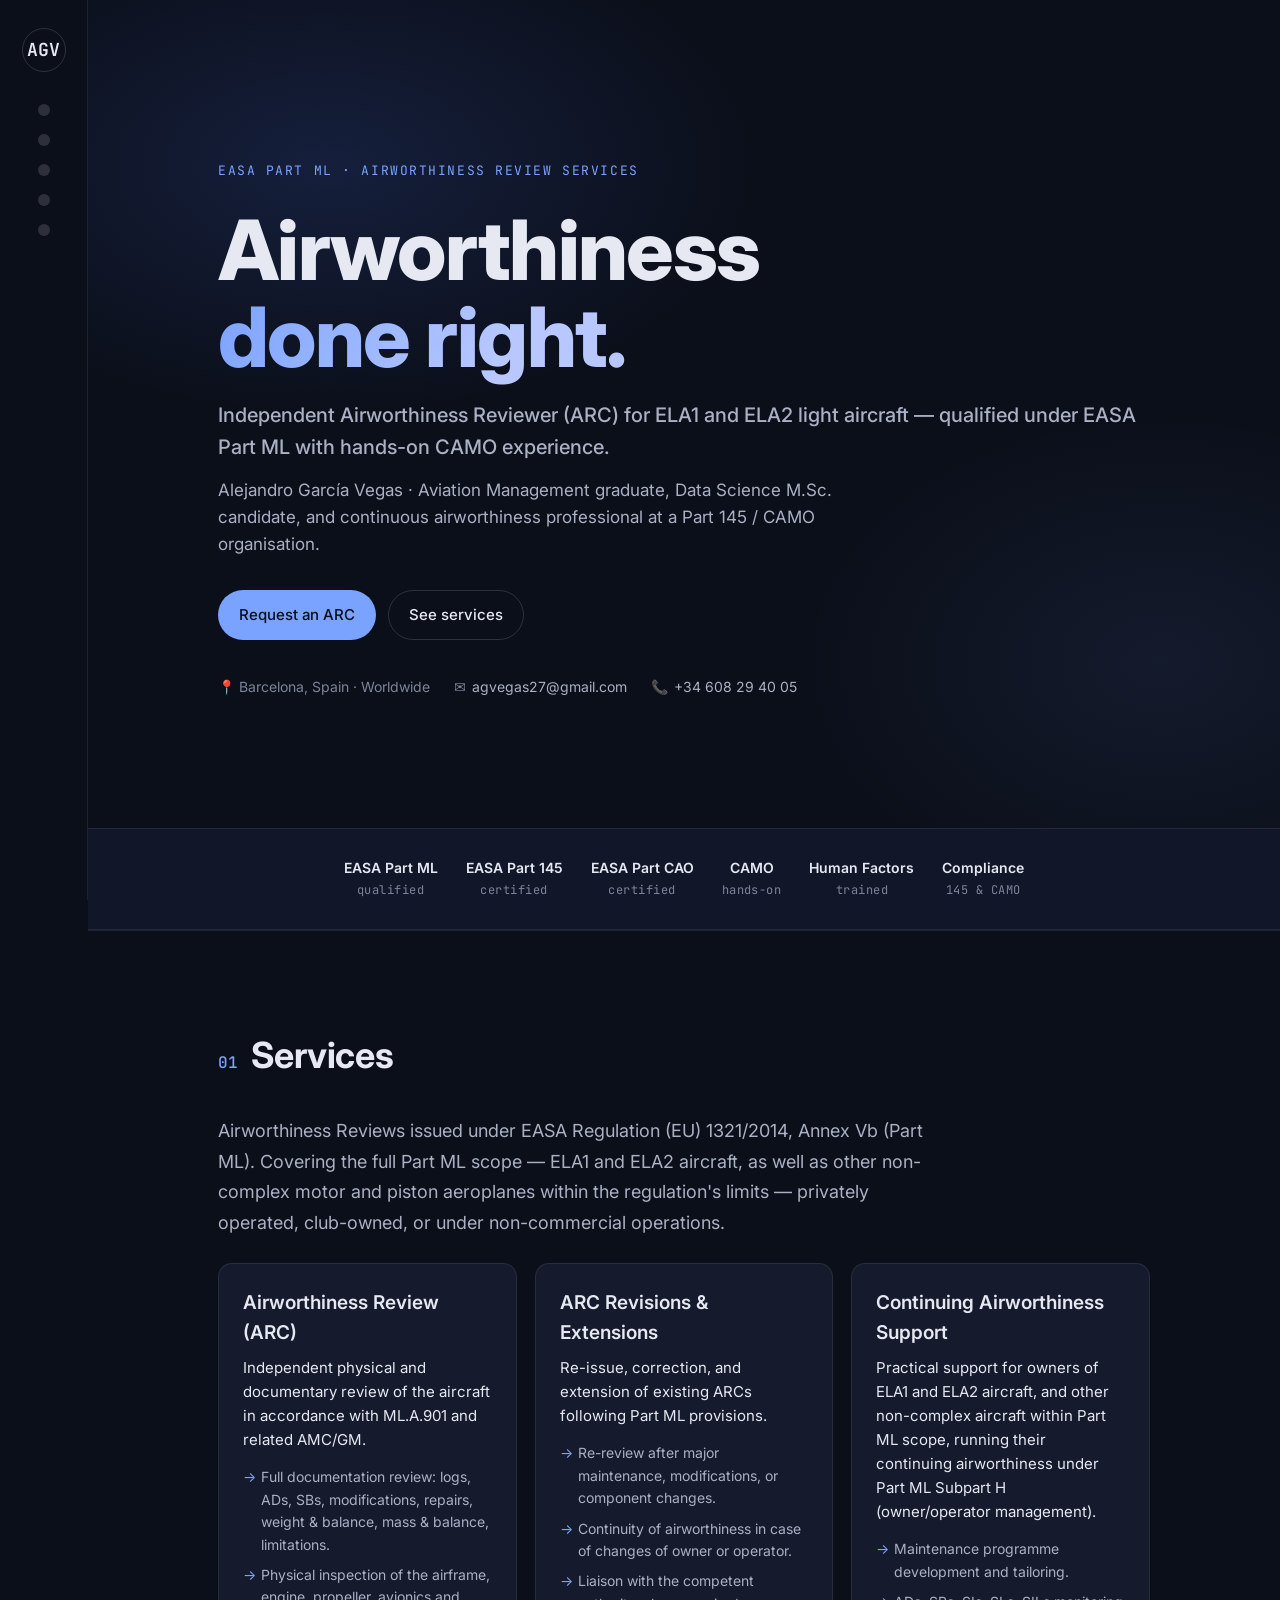
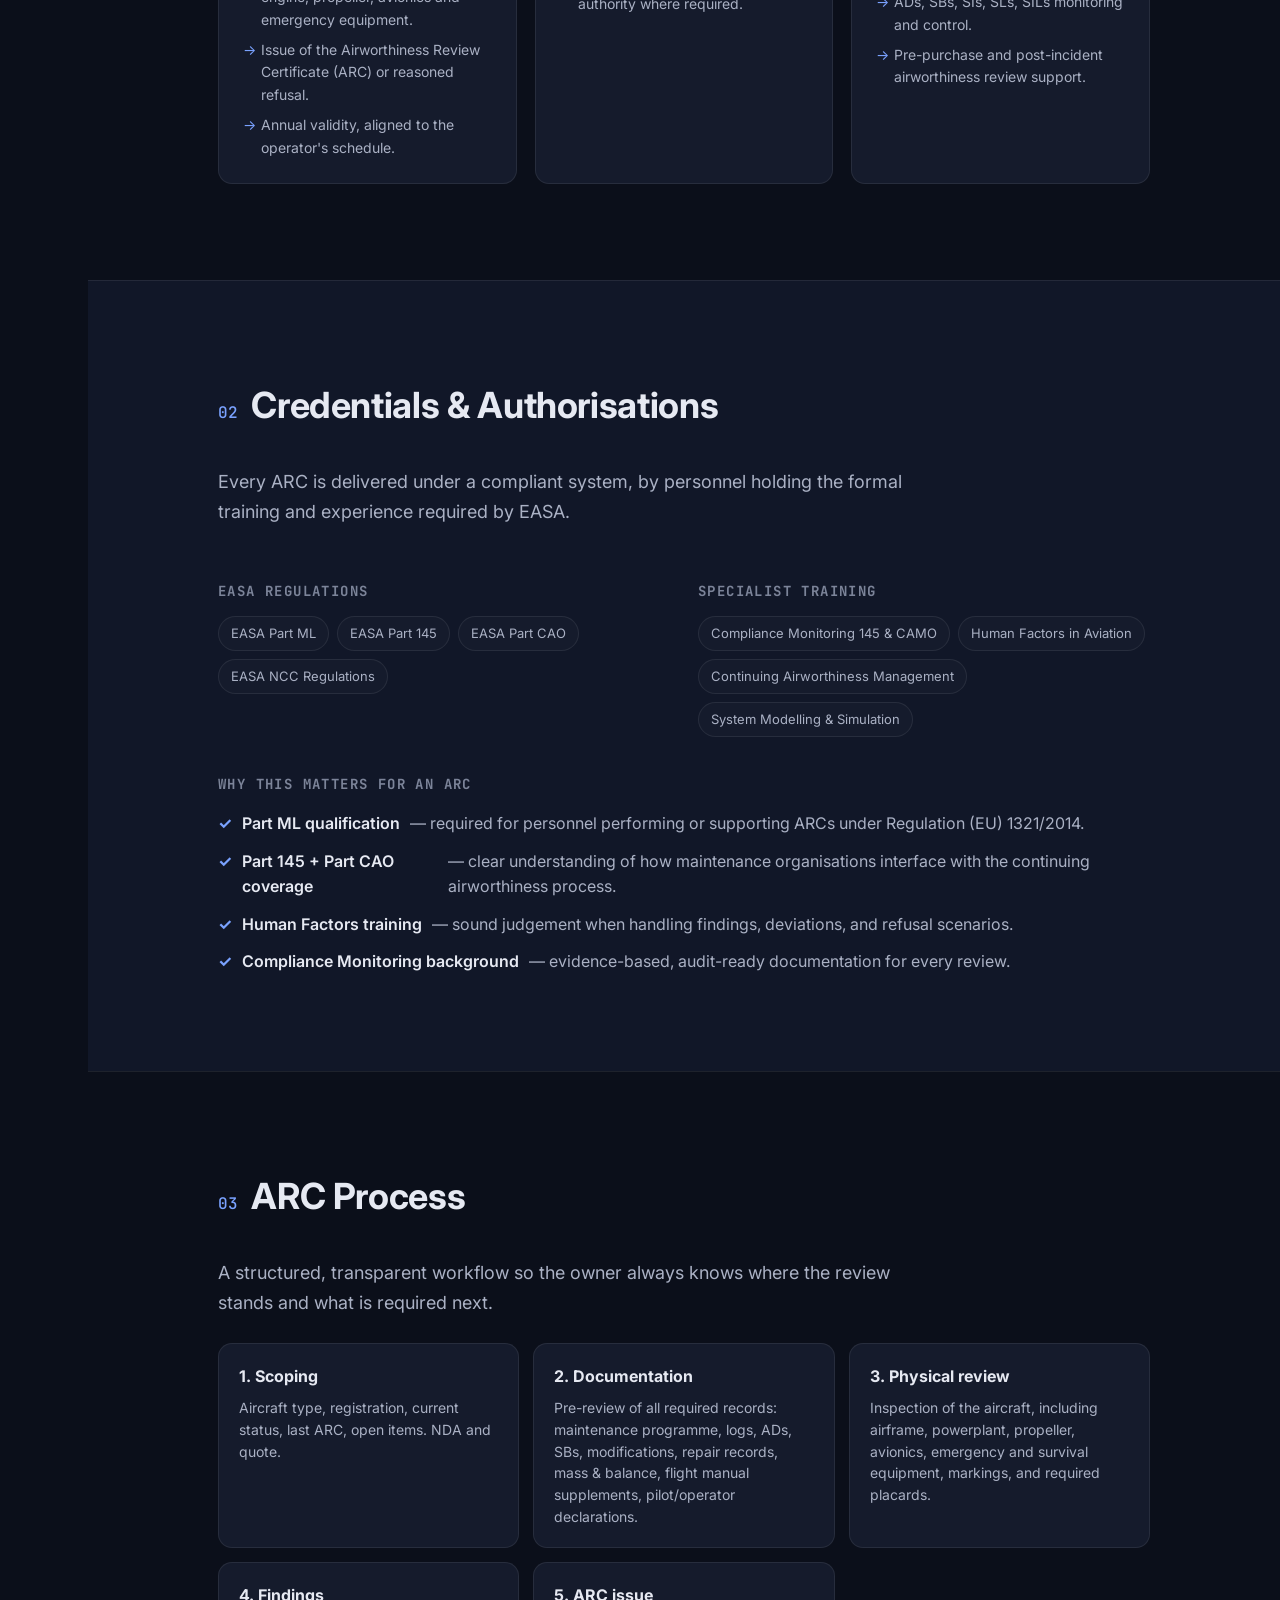
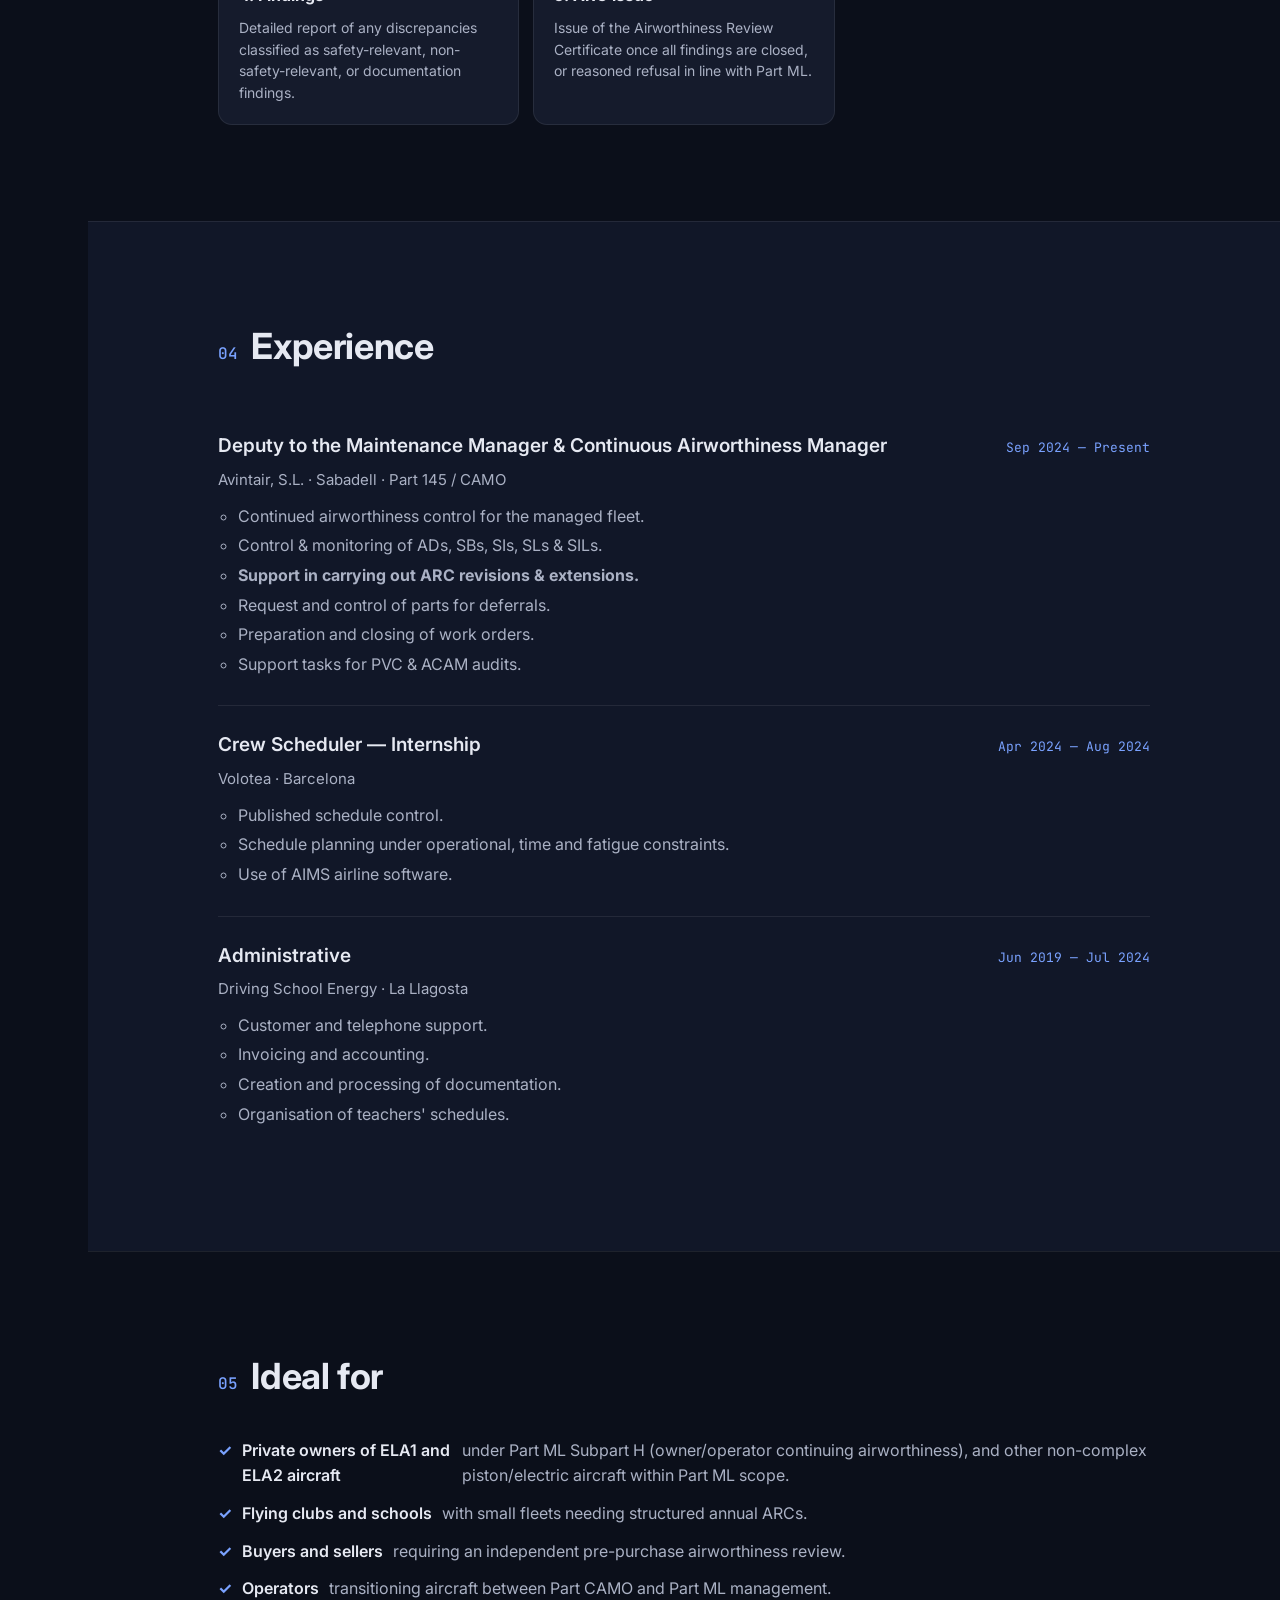
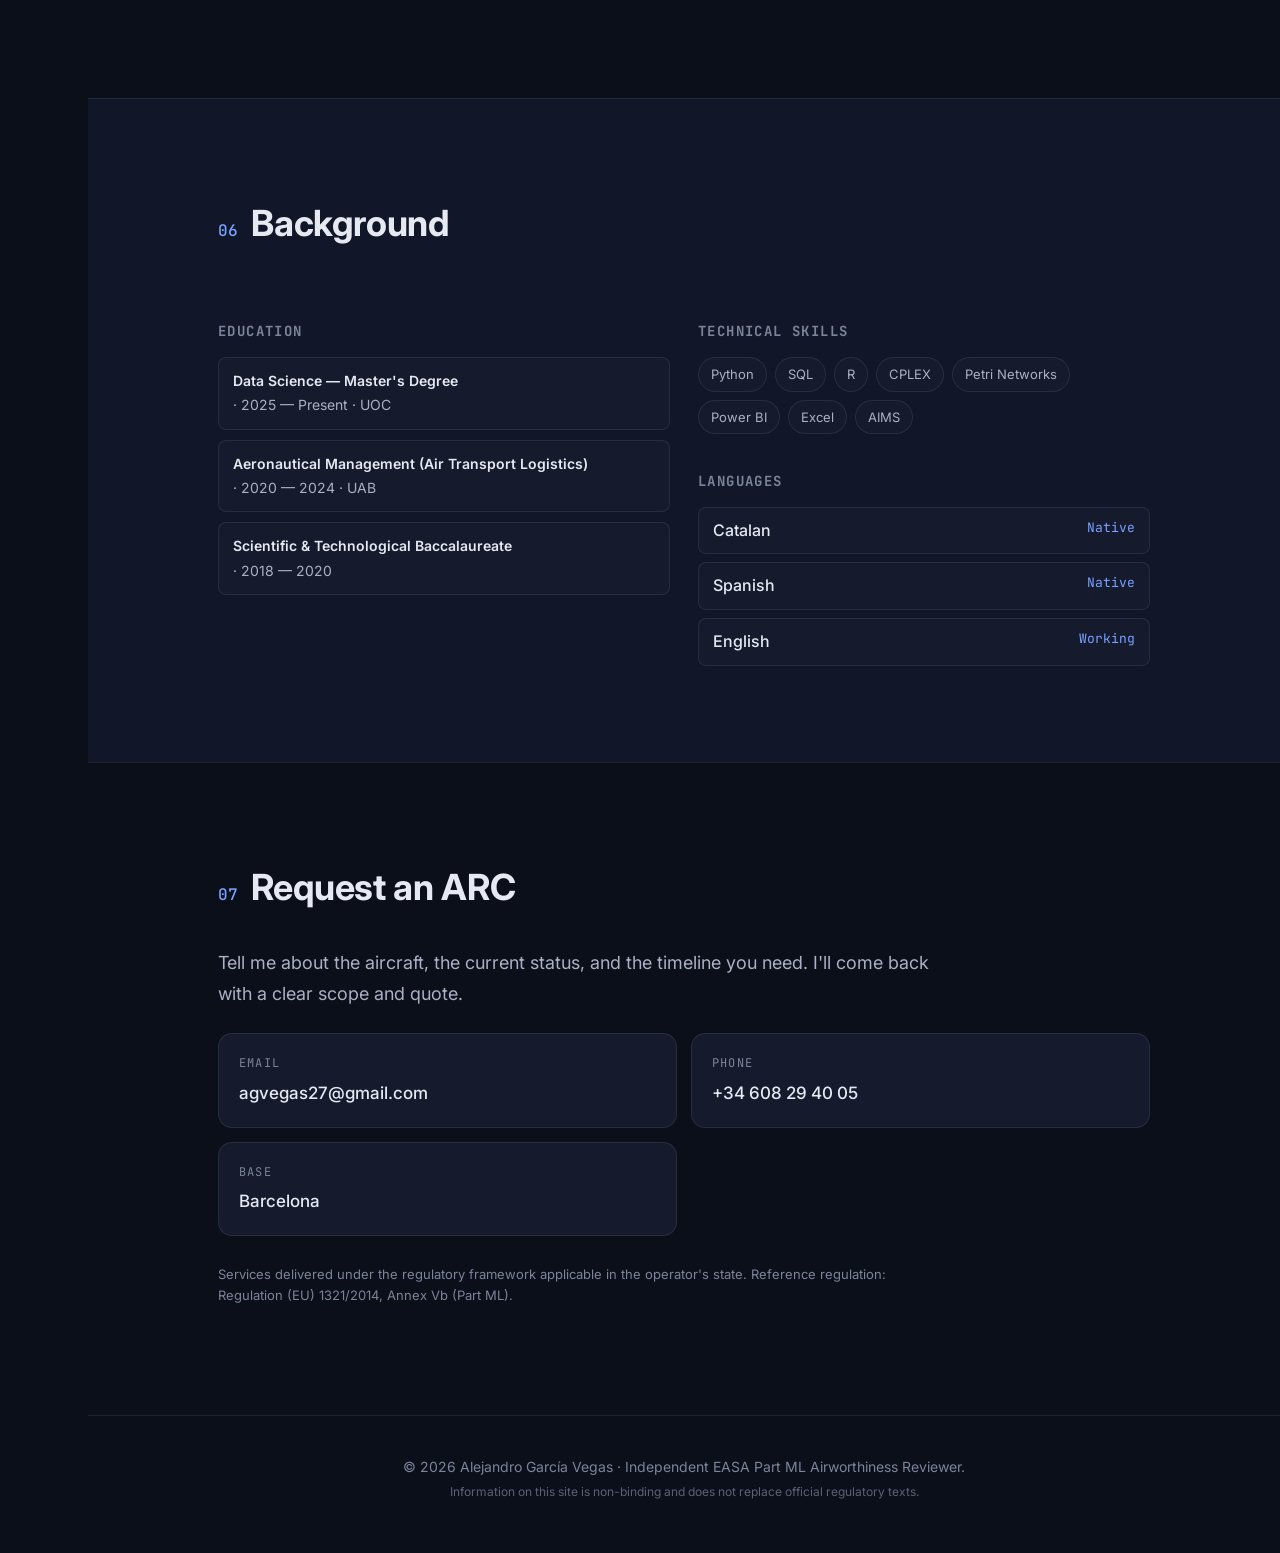
<file: index.html>
<!DOCTYPE html>
<html lang="en">
<head>
  <meta charset="UTF-8" />
  <meta name="viewport" content="width=device-width, initial-scale=1.0" />
  <title>Alejandro García Vegas — EASA Part ML Airworthiness Review Services</title>
  <meta name="description" content="Independent EASA Part ML airworthiness review (ARC) services for ELA1 and ELA2 light aircraft, and other non-complex aircraft within Part ML scope. CAMO experience, qualified personnel." />
  <meta name="keywords" content="EASA Part ML, Airworthiness Review, ARC, ELA1, ELA2, light aircraft, non-complex, CAMO, continuing airworthiness" />
  <link rel="preconnect" href="https://fonts.googleapis.com" />
  <link rel="preconnect" href="https://fonts.gstatic.com" crossorigin />
  <link href="https://fonts.googleapis.com/css2?family=Inter:wght@300;400;500;600;700;800&family=JetBrains+Mono:wght@400;500&display=swap" rel="stylesheet" />
  <link rel="stylesheet" href="style.css" />
</head>
<body>
  <!-- Side nav (desktop) -->
  <nav class="side-nav" aria-label="Section navigation">
    <a href="#top" class="side-nav__brand">AGV</a>
    <ul>
      <li><a href="#services" data-label="Services"></a></li>
      <li><a href="#credentials" data-label="Credentials"></a></li>
      <li><a href="#process" data-label="Process"></a></li>
      <li><a href="#experience" data-label="Experience"></a></li>
      <li><a href="#contact" data-label="Contact"></a></li>
    </ul>
  </nav>

  <main id="top">
    <!-- Hero -->
    <header class="hero">
      <div class="container">
        <p class="hero__eyebrow">EASA Part ML · Airworthiness Review Services</p>
        <h1 class="hero__title">
          Airworthiness<br />
          <span class="hero__title-accent">done right.</span>
        </h1>
        <p class="hero__subtitle">
          Independent Airworthiness Reviewer (ARC) for ELA1 and ELA2 light aircraft
          — qualified under EASA Part ML with hands-on CAMO experience.
        </p>
        <p class="hero__tagline">
          Alejandro García Vegas · Aviation Management graduate, Data Science
          M.Sc. candidate, and continuous airworthiness professional at a
          Part 145 / CAMO organisation.
        </p>
        <div class="hero__actions">
          <a class="btn btn--primary" href="#contact">Request an ARC</a>
          <a class="btn btn--ghost" href="#services">See services</a>
        </div>
        <ul class="hero__meta">
          <li>📍 Barcelona, Spain · Worldwide</li>
          <li>✉️ <a href="mailto:agvegas27@gmail.com">agvegas27@gmail.com</a></li>
          <li>📞 <a href="tel:+34608294005">+34 608 29 40 05</a></li>
        </ul>
      </div>
    </header>

    <!-- Trust strip -->
    <section class="trust">
      <div class="container">
        <ul class="trust__list">
          <li><strong>EASA Part ML</strong><span>qualified</span></li>
          <li><strong>EASA Part 145</strong><span>certified</span></li>
          <li><strong>EASA Part CAO</strong><span>certified</span></li>
          <li><strong>CAMO</strong><span>hands-on</span></li>
          <li><strong>Human Factors</strong><span>trained</span></li>
          <li><strong>Compliance</strong><span>145 &amp; CAMO</span></li>
        </ul>
      </div>
    </section>

    <!-- Services -->
    <section id="services" class="section">
      <div class="container">
        <h2 class="section__title"><span class="section__num">01</span> Services</h2>
        <p class="lead">
          Airworthiness Reviews issued under EASA Regulation (EU) 1321/2014,
          Annex Vb (Part ML). Covering the full Part ML scope — ELA1 and
          ELA2 aircraft, as well as other non-complex motor and piston
          aeroplanes within the regulation's limits — privately operated,
          club-owned, or under non-commercial operations.
        </p>

        <div class="services">
          <article class="service-card">
            <h3>Airworthiness Review (ARC)</h3>
            <p class="service-card__lede">
              Independent physical and documentary review of the aircraft in
              accordance with ML.A.901 and related AMC/GM.
            </p>
            <ul>
              <li>Full documentation review: logs, ADs, SBs, modifications, repairs, weight &amp; balance, mass &amp; balance, limitations.</li>
              <li>Physical inspection of the airframe, engine, propeller, avionics and emergency equipment.</li>
              <li>Issue of the Airworthiness Review Certificate (ARC) or reasoned refusal.</li>
              <li>Annual validity, aligned to the operator's schedule.</li>
            </ul>
          </article>

          <article class="service-card">
            <h3>ARC Revisions &amp; Extensions</h3>
            <p class="service-card__lede">
              Re-issue, correction, and extension of existing ARCs following
              Part ML provisions.
            </p>
            <ul>
              <li>Re-review after major maintenance, modifications, or component changes.</li>
              <li>Continuity of airworthiness in case of changes of owner or operator.</li>
              <li>Liaison with the competent authority where required.</li>
            </ul>
          </article>

          <article class="service-card">
            <h3>Continuing Airworthiness Support</h3>
            <p class="service-card__lede">
              Practical support for owners of ELA1 and ELA2 aircraft, and other
              non-complex aircraft within Part ML scope, running their
              continuing airworthiness under Part ML Subpart H (owner/operator
              management).
            </p>
            <ul>
              <li>Maintenance programme development and tailoring.</li>
              <li>ADs, SBs, SIs, SLs, SILs monitoring and control.</li>
              <li>Pre-purchase and post-incident airworthiness review support.</li>
            </ul>
          </article>
        </div>
      </div>
    </section>

    <!-- Credentials -->
    <section id="credentials" class="section section--alt">
      <div class="container">
        <h2 class="section__title"><span class="section__num">02</span> Credentials &amp; Authorisations</h2>
        <p class="lead">
          Every ARC is delivered under a compliant system, by personnel
          holding the formal training and experience required by EASA.
        </p>

        <div class="grid-2">
          <div>
            <h3 class="subsection__title">EASA Regulations</h3>
            <ul class="chips">
              <li>EASA Part ML</li>
              <li>EASA Part 145</li>
              <li>EASA Part CAO</li>
              <li>EASA NCC Regulations</li>
            </ul>
          </div>
          <div>
            <h3 class="subsection__title">Specialist Training</h3>
            <ul class="chips">
              <li>Compliance Monitoring 145 &amp; CAMO</li>
              <li>Human Factors in Aviation</li>
              <li>Continuing Airworthiness Management</li>
              <li>System Modelling &amp; Simulation</li>
            </ul>
          </div>
        </div>

        <h3 class="subsection__title">Why this matters for an ARC</h3>
        <ul class="check-list">
          <li><strong>Part ML qualification</strong> — required for personnel performing or supporting ARCs under Regulation (EU) 1321/2014.</li>
          <li><strong>Part 145 + Part CAO coverage</strong> — clear understanding of how maintenance organisations interface with the continuing airworthiness process.</li>
          <li><strong>Human Factors training</strong> — sound judgement when handling findings, deviations, and refusal scenarios.</li>
          <li><strong>Compliance Monitoring background</strong> — evidence-based, audit-ready documentation for every review.</li>
        </ul>
      </div>
    </section>

    <!-- Process -->
    <section id="process" class="section">
      <div class="container">
        <h2 class="section__title"><span class="section__num">03</span> ARC Process</h2>
        <p class="lead">
          A structured, transparent workflow so the owner always knows where
          the review stands and what is required next.
        </p>
        <ol class="process">
          <li>
            <h4>1. Scoping</h4>
            <p>Aircraft type, registration, current status, last ARC, open items. NDA and quote.</p>
          </li>
          <li>
            <h4>2. Documentation</h4>
            <p>Pre-review of all required records: maintenance programme, logs, ADs, SBs, modifications, repair records, mass &amp; balance, flight manual supplements, pilot/operator declarations.</p>
          </li>
          <li>
            <h4>3. Physical review</h4>
            <p>Inspection of the aircraft, including airframe, powerplant, propeller, avionics, emergency and survival equipment, markings, and required placards.</p>
          </li>
          <li>
            <h4>4. Findings</h4>
            <p>Detailed report of any discrepancies classified as safety-relevant, non-safety-relevant, or documentation findings.</p>
          </li>
          <li>
            <h4>5. ARC issue</h4>
            <p>Issue of the Airworthiness Review Certificate once all findings are closed, or reasoned refusal in line with Part ML.</p>
          </li>
        </ol>
      </div>
    </section>

    <!-- Experience -->
    <section id="experience" class="section section--alt">
      <div class="container">
        <h2 class="section__title"><span class="section__num">04</span> Experience</h2>
        <ol class="timeline">
          <li class="timeline__item">
            <div class="timeline__head">
              <h3>Deputy to the Maintenance Manager &amp; Continuous Airworthiness Manager</h3>
              <span class="timeline__date">Sep 2024 — Present</span>
            </div>
            <p class="timeline__org">Avintair, S.L. · Sabadell · Part 145 / CAMO</p>
            <ul>
              <li>Continued airworthiness control for the managed fleet.</li>
              <li>Control &amp; monitoring of ADs, SBs, SIs, SLs &amp; SILs.</li>
              <li><strong>Support in carrying out ARC revisions &amp; extensions.</strong></li>
              <li>Request and control of parts for deferrals.</li>
              <li>Preparation and closing of work orders.</li>
              <li>Support tasks for PVC &amp; ACAM audits.</li>
            </ul>
          </li>

          <li class="timeline__item">
            <div class="timeline__head">
              <h3>Crew Scheduler — Internship</h3>
              <span class="timeline__date">Apr 2024 — Aug 2024</span>
            </div>
            <p class="timeline__org">Volotea · Barcelona</p>
            <ul>
              <li>Published schedule control.</li>
              <li>Schedule planning under operational, time and fatigue constraints.</li>
              <li>Use of AIMS airline software.</li>
            </ul>
          </li>

          <li class="timeline__item">
            <div class="timeline__head">
              <h3>Administrative</h3>
              <span class="timeline__date">Jun 2019 — Jul 2024</span>
            </div>
            <p class="timeline__org">Driving School Energy · La Llagosta</p>
            <ul>
              <li>Customer and telephone support.</li>
              <li>Invoicing and accounting.</li>
              <li>Creation and processing of documentation.</li>
              <li>Organisation of teachers' schedules.</li>
            </ul>
          </li>
        </ol>
      </div>
    </section>

    <!-- Who it's for -->
    <section class="section">
      <div class="container">
        <h2 class="section__title"><span class="section__num">05</span> Ideal for</h2>
        <ul class="check-list">
          <li><strong>Private owners of ELA1 and ELA2 aircraft</strong> under Part ML Subpart H (owner/operator continuing airworthiness), and other non-complex piston/electric aircraft within Part ML scope.</li>
          <li><strong>Flying clubs and schools</strong> with small fleets needing structured annual ARCs.</li>
          <li><strong>Buyers and sellers</strong> requiring an independent pre-purchase airworthiness review.</li>
          <li><strong>Operators</strong> transitioning aircraft between Part CAMO and Part ML management.</li>
        </ul>
      </div>
    </section>

    <!-- Education & skills (compact) -->
    <section class="section section--alt">
      <div class="container">
        <h2 class="section__title"><span class="section__num">06</span> Background</h2>
        <div class="grid-2">
          <div>
            <h3 class="subsection__title">Education</h3>
            <ul class="edu-list">
              <li><strong>Data Science — Master's Degree</strong> · 2025 — Present · UOC</li>
              <li><strong>Aeronautical Management (Air Transport Logistics)</strong> · 2020 — 2024 · UAB</li>
              <li><strong>Scientific &amp; Technological Baccalaureate</strong> · 2018 — 2020</li>
            </ul>
          </div>
          <div>
            <h3 class="subsection__title">Technical skills</h3>
            <ul class="chips">
              <li>Python</li>
              <li>SQL</li>
              <li>R</li>
              <li>CPLEX</li>
              <li>Petri Networks</li>
              <li>Power BI</li>
              <li>Excel</li>
              <li>AIMS</li>
            </ul>
            <h3 class="subsection__title">Languages</h3>
            <ul class="lang-list">
              <li><strong>Catalan</strong><span>Native</span></li>
              <li><strong>Spanish</strong><span>Native</span></li>
              <li><strong>English</strong><span>Working</span></li>
            </ul>
          </div>
        </div>
      </div>
    </section>

    <!-- Contact -->
    <section id="contact" class="section">
      <div class="container">
        <h2 class="section__title"><span class="section__num">07</span> Request an ARC</h2>
        <p class="lead">
          Tell me about the aircraft, the current status, and the timeline
          you need. I'll come back with a clear scope and quote.
        </p>
        <div class="contact-grid">
          <a class="contact-card" href="mailto:agvegas27@gmail.com?subject=ARC%20request%20%E2%80%94%20%5Baircraft%20reg%5D">
            <span class="contact-card__label">Email</span>
            <span class="contact-card__value">agvegas27@gmail.com</span>
          </a>
          <a class="contact-card" href="tel:+34608294005">
            <span class="contact-card__label">Phone</span>
            <span class="contact-card__value">+34 608 29 40 05</span>
          </a>
          <div class="contact-card contact-card--static">
            <span class="contact-card__label">Base</span>
            <span class="contact-card__value">Barcelona</span>
          </div>
        </div>
        <p class="contact-note">
          Services delivered under the regulatory framework applicable in
          the operator's state. Reference regulation: Regulation (EU)
          1321/2014, Annex Vb (Part ML).
        </p>
      </div>
    </section>

    <footer class="footer">
      <div class="container">
        <p>© <span id="year"></span> Alejandro García Vegas · Independent EASA Part ML Airworthiness Reviewer.</p>
        <p class="footer__small">Information on this site is non-binding and does not replace official regulatory texts.</p>
      </div>
    </footer>
  </main>

  <script>
    document.getElementById('year').textContent = new Date().getFullYear();
  </script>
</body>
</html>
</file>
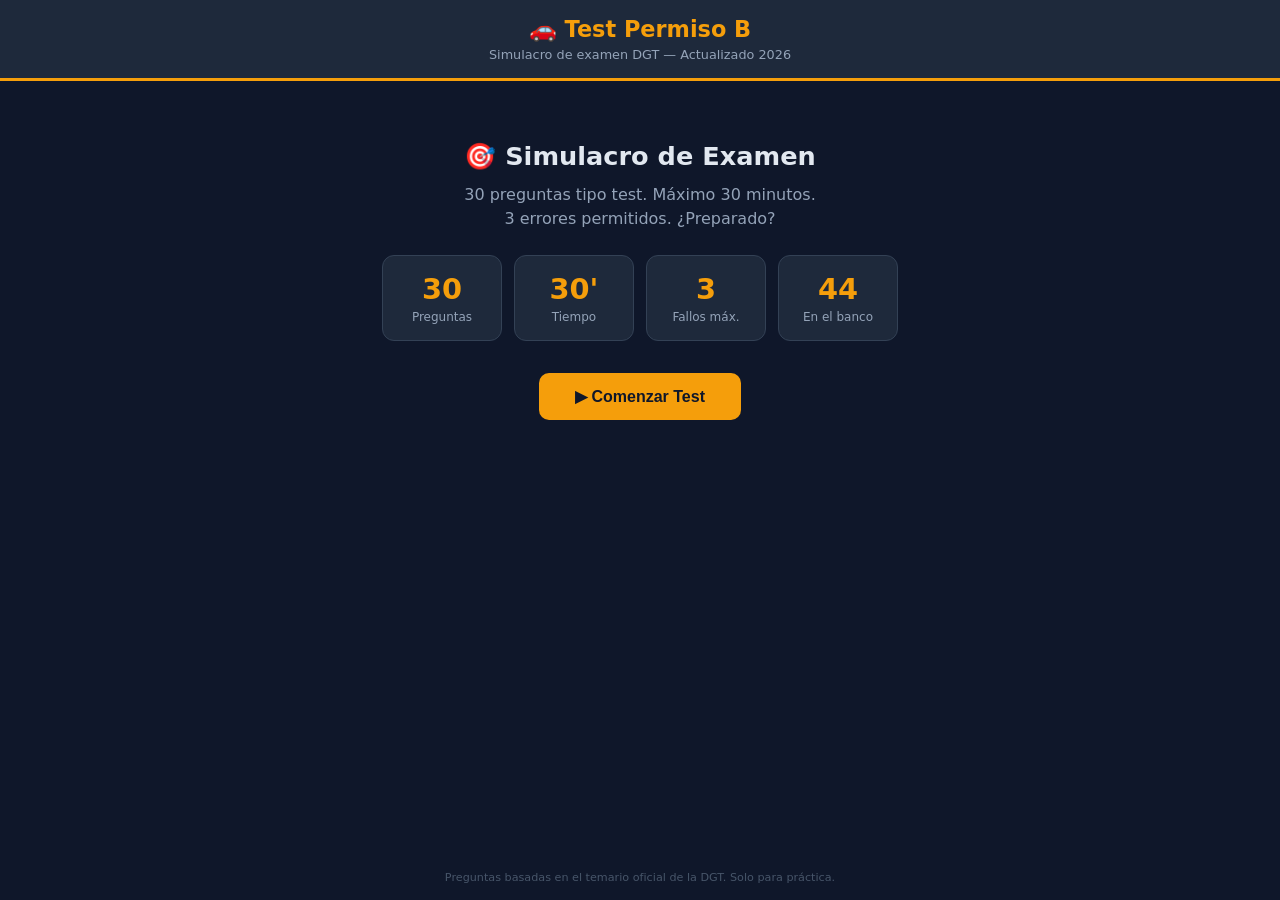
<file: test-b/index.html>
<!DOCTYPE html>
<html lang="es">
<head>
<meta charset="UTF-8">
<meta name="viewport" content="width=device-width, initial-scale=1.0">
<title>Test Permiso B — DGT</title>
<style>
* { margin: 0; padding: 0; box-sizing: border-box; }
body {
  font-family: -apple-system, BlinkMacSystemFont, 'Segoe UI', system-ui, sans-serif;
  background: #0f172a;
  color: #e2e8f0;
  min-height: 100vh;
  display: flex;
  flex-direction: column;
  align-items: center;
}
header {
  width: 100%;
  background: #1e293b;
  border-bottom: 3px solid #f59e0b;
  padding: 16px 20px;
  text-align: center;
}
header h1 { font-size: 1.4rem; font-weight: 700; color: #f59e0b; }
header p { font-size: 0.8rem; color: #94a3b8; margin-top: 4px; }

.container {
  width: 100%;
  max-width: 700px;
  padding: 20px;
  flex: 1;
}

/* Start screen */
.start-screen { text-align: center; padding: 40px 0; }
.start-screen h2 { font-size: 1.6rem; margin-bottom: 12px; }
.start-screen p { color: #94a3b8; margin-bottom: 24px; line-height: 1.5; }
.start-screen .info-cards { display: flex; gap: 12px; justify-content: center; flex-wrap: wrap; margin-bottom: 32px; }
.info-card {
  background: #1e293b;
  border: 1px solid #334155;
  border-radius: 12px;
  padding: 16px 20px;
  min-width: 120px;
}
.info-card .num { font-size: 1.8rem; font-weight: 700; color: #f59e0b; }
.info-card .label { font-size: 0.75rem; color: #94a3b8; margin-top: 4px; }

.btn {
  background: #f59e0b;
  color: #0f172a;
  border: none;
  padding: 14px 36px;
  font-size: 1rem;
  font-weight: 700;
  border-radius: 10px;
  cursor: pointer;
  transition: all .2s;
  display: inline-flex;
  align-items: center;
  gap: 8px;
}
.btn:hover { background: #d97706; transform: translateY(-1px); }
.btn:active { transform: translateY(0); }
.btn:disabled { opacity: 0.5; cursor: not-allowed; transform: none; }
.btn-outline {
  background: transparent;
  border: 2px solid #f59e0b;
  color: #f59e0b;
}
.btn-outline:hover { background: #f59e0b20; }

/* Progress bar */
.progress-bar {
  width: 100%;
  height: 6px;
  background: #334155;
  border-radius: 3px;
  margin-bottom: 24px;
  position: relative;
}
.progress-fill {
  height: 100%;
  background: linear-gradient(90deg, #f59e0b, #ef4444);
  border-radius: 3px;
  transition: width .3s;
}
.progress-text {
  display: flex;
  justify-content: space-between;
  font-size: 0.75rem;
  color: #94a3b8;
  margin-bottom: 8px;
}
.progress-text .timer { color: #f87171; font-weight: 600; }

/* Question card */
.question-card {
  background: #1e293b;
  border: 1px solid #334155;
  border-radius: 14px;
  padding: 24px;
  margin-bottom: 16px;
}
.question-num {
  font-size: 0.75rem;
  color: #f59e0b;
  font-weight: 600;
  text-transform: uppercase;
  letter-spacing: 1px;
  margin-bottom: 8px;
}
.question-text {
  font-size: 1.05rem;
  line-height: 1.5;
  margin-bottom: 20px;
}
.question-image {
  max-width: 100%;
  border-radius: 8px;
  margin-bottom: 16px;
  border: 1px solid #334155;
}

/* Option buttons */
.options { display: flex; flex-direction: column; gap: 10px; }
.option {
  background: #0f172a;
  border: 2px solid #334155;
  border-radius: 10px;
  padding: 14px 16px;
  cursor: pointer;
  transition: all .2s;
  display: flex;
  align-items: center;
  gap: 12px;
  font-size: 0.95rem;
  text-align: left;
  color: #e2e8f0;
}
.option:hover { border-color: #f59e0b; background: #1e293b; }
.option.selected { border-color: #f59e0b; background: #f59e0b15; }
.option.correct { border-color: #22c55e; background: #22c55e15; }
.option.wrong { border-color: #ef4444; background: #ef444415; }
.option .letter {
  width: 28px; height: 28px;
  border-radius: 7px;
  background: #334155;
  display: flex; align-items: center; justify-content: center;
  font-weight: 700; font-size: 0.85rem;
  flex-shrink: 0;
}
.option.correct .letter { background: #22c55e; color: #0f172a; }
.option.wrong .letter { background: #ef4444; color: white; }

/* Feedback */
.feedback {
  margin-top: 16px;
  padding: 14px 18px;
  border-radius: 10px;
  font-size: 0.9rem;
  line-height: 1.5;
  display: none;
}
.feedback.show { display: block; }
.feedback.correct { background: #22c55e15; border: 1px solid #22c55e40; color: #86efac; }
.feedback.wrong { background: #ef444415; border: 1px solid #ef444440; color: #fca5a5; }

/* Navigation */
.nav-buttons { display: flex; gap: 12px; justify-content: center; margin-top: 20px; }

/* Results screen */
.results { text-align: center; padding: 20px 0; }
.result-card {
  background: #1e293b;
  border: 2px solid #334155;
  border-radius: 16px;
  padding: 32px;
  margin-bottom: 20px;
}
.score-circle {
  width: 140px; height: 140px;
  border-radius: 50%;
  border: 8px solid #334155;
  display: flex; flex-direction: column;
  align-items: center; justify-content: center;
  margin: 0 auto 20px;
}
.score-circle .score-num { font-size: 2.4rem; font-weight: 800; }
.score-circle .score-label { font-size: 0.75rem; color: #94a3b8; }
.score-circle.pass { border-color: #22c55e; }
.score-circle.pass .score-num { color: #22c55e; }
.score-circle.fail { border-color: #ef4444; }
.score-circle.fail .score-num { color: #ef4444; }

.result-stats { display: flex; gap: 16px; justify-content: center; flex-wrap: wrap; margin: 20px 0; }
.stat { background: #0f172a; border-radius: 10px; padding: 14px 20px; min-width: 80px; }
.stat .val { font-size: 1.4rem; font-weight: 700; }
.stat .lbl { font-size: 0.7rem; color: #94a3b8; }
.stat .val.green { color: #22c55e; }
.stat .val.red { color: #ef4444; }

/* Review */
.review-item {
  background: #1e293b;
  border: 1px solid #334155;
  border-radius: 10px;
  padding: 16px;
  margin-bottom: 12px;
  text-align: left;
}
.review-item .q { font-size: 0.9rem; margin-bottom: 8px; }
.review-item .a { font-size: 0.8rem; color: #94a3b8; }
.review-item .your { display: inline-block; padding: 2px 10px; border-radius: 5px; font-size: 0.78rem; margin-left: 8px; }
.review-item .your.ok { background: #22c55e30; color: #86efac; }
.review-item .your.ko { background: #ef444430; color: #fca5a5; }

footer { padding: 16px; font-size: 0.7rem; color: #475569; text-align: center; }

.hidden { display: none !important; }

@media (max-width: 500px) {
  .container { padding: 12px; }
  .question-card { padding: 16px; }
  .question-text { font-size: 0.95rem; }
  .option { padding: 12px 14px; font-size: 0.88rem; }
  .info-cards { gap: 8px; }
  .info-card { padding: 12px 14px; min-width: 90px; }
}
</style>
</head>
<body>

<header>
  <h1>🚗 Test Permiso B</h1>
  <p>Simulacro de examen DGT — Actualizado 2026</p>
</header>

<div class="container" id="app"></div>

<footer>Preguntas basadas en el temario oficial de la DGT. Solo para práctica.</footer>

<script>
// ═══════════════════ QUESTION BANK ═══════════════════
const questionBank = [
  // SEÑALES
  {
    q: "Una señal triangular con borde rojo y fondo blanco indica:",
    opts: ["Prohibición", "Peligro", "Obligación"],
    correct: 1,
    topic: "Señales",
    explanation: "Las señales triangulares con borde rojo son de peligro o advertencia. Las redondas con borde rojo son de prohibición, y las redondas azules de obligación."
  },
  {
    q: "Una señal redonda con borde rojo y fondo blanco indica:",
    opts: ["Peligro", "Obligación", "Prohibición"],
    correct: 2,
    topic: "Señales",
    explanation: "Las señales circulares con borde rojo indican prohibición. Ejemplo: velocidad máxima, adelantamiento prohibido."
  },
  {
    q: "¿Qué indica una señal cuadrada azul con una 'P' blanca?",
    opts: ["Prohibido aparcar", "Zona de estacionamiento", "Paso a nivel"],
    correct: 1,
    topic: "Señales",
    explanation: "La señal azul cuadrada con una P blanca indica zona de estacionamiento o aparcamiento permitido."
  },
  {
    q: "Un semáforo con luz roja fija obliga a:",
    opts: ["Ceder el paso", "Detenerse", "Reducir la velocidad"],
    correct: 1,
    topic: "Señales",
    explanation: "La luz roja fija obliga a detenerse. La luz amarilla fija indica precaución, y la amarilla intermitente permite pasar con precaución."
  },
  {
    q: "¿Qué indica una marca vial continua en el centro de la calzada?",
    opts: ["Se puede adelantar con precaución", "Prohíbe adelantar", "Solo pueden adelantar motos"],
    correct: 1,
    topic: "Señales",
    explanation: "Una línea continua prohíbe adelantar y circular sobre ella. Solo se puede rebasar si es discontinua por tu lado."
  },
  {
    q: "Una señal de STOP obliga a:",
    opts: ["Ceder el paso sin detenerse si no vienen coches", "Detenerse siempre, aunque no venga nadie", "Reducir a 20 km/h"],
    correct: 1,
    topic: "Señales",
    explanation: "El STOP obliga a detenerse siempre, incluso si no hay tráfico. Es diferente a 'Ceda el paso', que solo obliga a ceder."
  },
  {
    q: "¿Qué indica una señal de 'Ceda el Paso'?",
    opts: ["Detenerse obligatoriamente", "Ceder el paso a los vehículos de la vía principal", "Prohibido el paso"],
    correct: 1,
    topic: "Señales",
    explanation: "Ceda el paso obliga a ceder prioridad a los vehículos que circulan por la vía principal, deteniéndose solo si es necesario."
  },

  // VELOCIDAD
  {
    q: "¿Cuál es la velocidad máxima en autopista para un turismo?",
    opts: ["100 km/h", "120 km/h", "130 km/h"],
    correct: 1,
    topic: "Velocidad",
    explanation: "La velocidad máxima en autopista y autovía para turismos y motos es de 120 km/h."
  },
  {
    q: "¿Cuál es la velocidad máxima en carretera convencional para un turismo?",
    opts: ["80 km/h", "90 km/h", "100 km/h"],
    correct: 1,
    topic: "Velocidad",
    explanation: "En carreteras convencionales (sin separación física), la velocidad máxima para turismos es de 90 km/h."
  },
  {
    q: "¿Velocidad máxima en vías urbanas con un solo carril por sentido?",
    opts: ["30 km/h", "40 km/h", "50 km/h"],
    correct: 2,
    topic: "Velocidad",
    explanation: "En vías urbanas con un solo carril por sentido, el límite es 50 km/h. Con plataforma única: 20 km/h; dos o más carriles: 50 km/h."
  },
  {
    q: "¿A qué velocidad máxima puede circular un turismo en una travesía?",
    opts: ["30 km/h", "50 km/h", "90 km/h"],
    correct: 1,
    topic: "Velocidad",
    explanation: "Las travesías son tramos de carretera que discurren por poblado. El límite general es 50 km/h, salvo señalización específica."
  },
  {
    q: "La velocidad mínima en autopista es de:",
    opts: ["40 km/h", "60 km/h", "80 km/h"],
    correct: 1,
    topic: "Velocidad",
    explanation: "La velocidad mínima en autopistas y autovías es de 60 km/h, salvo circunstancias excepcionales (atasco, meteorología adversa)."
  },

  // ALCOHOL Y DROGAS
  {
    q: "Tasa máxima de alcohol en sangre para conductores noveles:",
    opts: ["0,30 g/l", "0,50 g/l", "0,15 g/l"],
    correct: 2,
    topic: "Alcohol",
    explanation: "Para conductores noveles (menos de 2 años de permiso) y profesionales, la tasa máxima es 0,15 g/l en sangre (0,15 mg/l en aire). Para conductores generales es 0,25 mg/l en aire espirado."
  },
  {
    q: "Tasa máxima de alcohol en aire espirado para conductores generales:",
    opts: ["0,15 mg/l", "0,25 mg/l", "0,50 mg/l"],
    correct: 1,
    topic: "Alcohol",
    explanation: "La tasa máxima de alcohol en aire espirado es 0,25 mg/l para conductores generales. Equivale a 0,5 g/l en sangre."
  },
  {
    q: "Negarse a la prueba de alcoholemia es:",
    opts: ["Una falta leve", "Un delito", "No tiene consecuencias"],
    correct: 1,
    topic: "Alcohol",
    explanation: "Negarse a realizar la prueba de alcoholemia constituye un delito de desobediencia, penado con prisión de 6 meses a 1 año y privación del permiso de 1 a 4 años."
  },
  {
    q: "¿Puede un agente realizar una prueba de drogas en un control?",
    opts: ["No, necesita orden judicial", "Sí, en cualquier control preventivo", "Solo si hay accidente"],
    correct: 1,
    topic: "Alcohol",
    explanation: "Los agentes pueden realizar pruebas de detección de drogas en cualquier control preventivo sin necesidad de indicios previos ni orden judicial."
  },

  // PRIORIDAD
  {
    q: "En una intersección sin señalizar, ¿quién tiene prioridad?",
    opts: ["El que llega primero", "El vehículo que viene por la derecha", "El vehículo más grande"],
    correct: 1,
    topic: "Prioridad",
    explanation: "En intersecciones sin señalizar, la norma general es prioridad al vehículo que se aproxima por la derecha."
  },
  {
    q: "En un estrechamiento sin señalizar, ¿quién pasa primero?",
    opts: ["El más rápido", "El que llegó primero", "El vehículo que tenga que dar marcha atrás más distancia"],
    correct: 1,
    topic: "Prioridad",
    explanation: "En un estrechamiento, tiene prioridad el vehículo que haya entrado primero. Si no está claro, cede el que tenga que recorrer más distancia marcha atrás."
  },
  {
    q: "Al incorporarse a una autovía desde el carril de aceleración:",
    opts: ["Tienes prioridad sobre los que ya circulan", "Debes ceder el paso a los que ya circulan", "Tienes prioridad si pones el intermitente"],
    correct: 1,
    topic: "Prioridad",
    explanation: "Al incorporarse a una vía principal, siempre debes ceder el paso a los vehículos que ya circulan por ella."
  },

  // ADELANTAMIENTO
  {
    q: "¿Está permitido adelantar en un cambio de rasante sin visibilidad?",
    opts: ["Sí, si no viene nadie de frente", "No, está prohibido", "Solo a motos"],
    correct: 1,
    topic: "Adelantamiento",
    explanation: "Está prohibido adelantar en cambios de rasante y curvas sin visibilidad, así como en pasos a nivel y túneles de un solo carril."
  },
  {
    q: "Al adelantar a un ciclista fuera de poblado, ¿qué distancia lateral mínima debes dejar?",
    opts: ["1 metro", "1,5 metros", "2 metros"],
    correct: 1,
    topic: "Adelantamiento",
    explanation: "Al adelantar a ciclistas o ciclomotores fuera de poblado, debes dejar al menos 1,5 metros de separación lateral."
  },
  {
    q: "¿Se puede adelantar por la derecha en autopista?",
    opts: ["Sí, siempre", "No, nunca", "Solo si el tráfico está detenido en el carril izquierdo"],
    correct: 2,
    topic: "Adelantamiento",
    explanation: "Se puede adelantar por la derecha solo en situaciones excepcionales: cuando el vehículo de delante va a girar a la izquierda, o en vías con tráfico denso si los carriles de la derecha avanzan más rápido."
  },
  {
    q: "En un túnel con un carril por sentido, ¿puedes adelantar?",
    opts: ["Sí, si hay visibilidad", "No, está prohibido", "Solo si no hay línea continua"],
    correct: 1,
    topic: "Adelantamiento",
    explanation: "En túneles con un solo carril por sentido está prohibido adelantar. En túneles con más carriles, se aplican las normas generales."
  },

  // LUCES
  {
    q: "¿Cuándo es obligatorio usar el alumbrado de cruce (cortas)?",
    opts: ["Solo de noche", "Entre la puesta y salida del sol y en túneles", "Solo cuando llueve"],
    correct: 1,
    topic: "Luces",
    explanation: "El alumbrado de cruce es obligatorio desde la puesta hasta la salida del sol, en túneles, carriles reversibles y cuando haya condiciones meteorológicas adversas."
  },
  {
    q: "¿Cuándo se puede usar la luz antiniebla trasera?",
    opts: ["Siempre que haya niebla", "Solo con niebla densa o lluvia muy intensa", "Siempre de noche"],
    correct: 1,
    topic: "Luces",
    explanation: "La luz antiniebla trasera solo debe usarse con niebla densa, lluvia muy intensa, nieve o polvo que reduzca drásticamente la visibilidad. Su uso indebido deslumbra a otros conductores."
  },
  {
    q: "La luz de largo alcance (largas):",
    opts: ["Se puede usar siempre en autopista", "No puede usarse en poblado", "Es obligatoria en carretera"],
    correct: 1,
    topic: "Luces",
    explanation: "Las luces de largo alcance no pueden usarse en poblado. Tampoco cuando puedas deslumbrar a otros conductores (vehículos cercanos, cruces con peatones o ciclistas)."
  },

  // SEGURIDAD
  {
    q: "¿A qué distancia mínima debes colocar los triángulos de emergencia en autopista?",
    opts: ["25 metros", "50 metros", "100 metros"],
    correct: 1,
    topic: "Seguridad",
    explanation: "En autopista o autovía, los triángulos deben colocarse al menos a 50 metros. Muchos conductores usan ya la luz V-16 en lugar de triángulos."
  },
  {
    q: "¿Es obligatorio el chaleco reflectante al salir del vehículo en carretera?",
    opts: ["Solo de noche", "Sí, siempre en vías interurbanas", "Solo si hay accidente"],
    correct: 1,
    topic: "Seguridad",
    explanation: "El chaleco reflectante de alta visibilidad es obligatorio al salir del vehículo y ocupar la calzada en vías interurbanas (fuera de poblado)."
  },
  {
    q: "ITV: un turismo nuevo debe pasar la primera inspección a los:",
    opts: ["2 años", "4 años", "5 años"],
    correct: 1,
    topic: "Seguridad",
    explanation: "Los turismos nuevos pasan la primera ITV a los 4 años. Luego cada 2 años hasta los 10 años, y después anualmente."
  },
  {
    q: "¿Cuándo caduca el permiso de conducir clase B?",
    opts: ["Cada 5 años hasta los 65, luego cada 5", "Cada 10 años hasta los 65, luego cada 5", "Cada 15 años"],
    correct: 1,
    topic: "Seguridad",
    explanation: "El permiso B se renueva cada 10 años hasta los 65 años. A partir de los 65, cada 5 años."
  },
  {
    q: "La distancia de detención depende principalmente de:",
    opts: ["Solo de los frenos", "Velocidad, tiempo de reacción y adherencia", "Solo del estado del conductor"],
    correct: 1,
    topic: "Seguridad",
    explanation: "La distancia de detención = distancia de reacción + distancia de frenado. Depende de la velocidad (al cuadrado), tiempo de reacción (~1s), y coeficiente de adherencia de la carretera."
  },
  {
    q: "Con lluvia, la distancia de frenado:",
    opts: ["Se mantiene igual", "Se reduce a la mitad", "Se duplica aproximadamente"],
    correct: 2,
    topic: "Seguridad",
    explanation: "Con pavimento mojado, el coeficiente de adherencia baja y la distancia de frenado puede duplicarse. Aumenta la distancia de seguridad y reduce la velocidad."
  },

  // DOCUMENTACIÓN
  {
    q: "¿Qué documentos debes llevar siempre al conducir?",
    opts: ["Solo el DNI", "Permiso de conducir, permiso de circulación y tarjeta ITV", "Solo el seguro"],
    correct: 1,
    topic: "Documentación",
    explanation: "Obligatorio llevar: permiso de conducir vigente, permiso de circulación del vehículo y tarjeta ITV con la inspección en vigor. El seguro no es obligatorio portarlo físicamente."
  },
  {
    q: "El seguro obligatorio del coche cubre:",
    opts: ["Daños propios", "Responsabilidad civil frente a terceros", "Robo del vehículo"],
    correct: 1,
    topic: "Documentación",
    explanation: "El seguro obligatorio cubre la responsabilidad civil frente a terceros (daños a personas y bienes de otros). Los daños propios requieren seguro a todo riesgo."
  },

  // MISC
  {
    q: "¿Cuál es la distancia de seguridad recomendada en carretera?",
    opts: ["50 metros", "2 segundos de separación", "10 metros"],
    correct: 1,
    topic: "Seguridad",
    explanation: "Se recomienda mantener al menos 2 segundos de separación con el vehículo delantero en condiciones normales. Con lluvia: 4 segundos o más."
  },
  {
    q: "Usar el móvil sujeto con la mano mientras conduces:",
    opts: ["Implica multa de 200€ y 6 puntos", "Es legal si es breve", "Solo está prohibido en ciudad"],
    correct: 0,
    topic: "Seguridad",
    explanation: "Usar el móvil con la mano conlleva multa de 200€ y pérdida de 6 puntos. Incluso sujetarlo sin usarlo se sanciona. Solo se permite con manos libres integrados."
  },
  {
    q: "¿Puedes conducir con auriculares puestos?",
    opts: ["Sí, con volumen bajo", "No, está prohibido", "Solo en autopista"],
    correct: 1,
    topic: "Seguridad",
    explanation: "Está prohibido conducir con auriculares conectados a aparatos de sonido. Reducen la capacidad auditiva y la atención."
  },
  {
    q: "Si un agente te da una orden que contradice un semáforo:",
    opts: ["Obedezco al semáforo", "Obedezco al agente", "Espero a que se pongan de acuerdo"],
    correct: 1,
    topic: "Prioridad",
    explanation: "Las órdenes de los agentes prevalecen sobre cualquier otra señal. El orden de prioridad es: 1º Agentes, 2º Señalización circunstancial, 3º Semáforos, 4º Señales verticales, 5º Marcas viales."
  },

  // CARGA Y PASAJEROS
  {
    q: "La carga en un turismo puede sobresalir por detrás como máximo:",
    opts: ["5% de la longitud", "10% de la longitud", "15% de la longitud"],
    correct: 1,
    topic: "Carga",
    explanation: "La carga puede sobresalir hasta un 10% de la longitud del vehículo por detrás (15% si es indivisible). Debe señalizarse con el panel V-20."
  },
  {
    q: "¿Pueden viajar niños menores de 12 años en el asiento delantero?",
    opts: ["Nunca", "Sí, con sistema de retención adecuado a su talla", "Solo en trayectos cortos"],
    correct: 1,
    topic: "Carga",
    explanation: "Los menores de 12 años pueden viajar en el asiento delantero siempre que usen un sistema de retención homologado adecuado a su talla y peso."
  },
  {
    q: "Los sistemas de retención infantil deben usarse hasta que el niño mida:",
    opts: ["1,25 metros", "1,35 metros", "1,50 metros"],
    correct: 1,
    topic: "Carga",
    explanation: "Es obligatorio el uso de sistemas de retención infantil para menores con estatura inferior a 1,35 metros. Recomendado hasta 1,50 metros."
  },

  // NEUMÁTICOS
  {
    q: "La profundidad mínima legal del dibujo de los neumáticos es:",
    opts: ["1,0 mm", "1,6 mm", "2,0 mm"],
    correct: 1,
    topic: "Seguridad",
    explanation: "La profundidad mínima legal del dibujo es de 1,6 mm en las ranuras principales. Se recomienda cambiar a los 3 mm para mantener buena adherencia en mojado."
  },

  // ACCIDENTES
  {
    q: "En caso de accidente, ¿estás obligado a auxiliar a los heridos?",
    opts: ["Solo si eres el causante", "Sí, es obligatorio para todo conductor implicado o testigo", "Solo si hay peligro de muerte"],
    correct: 1,
    topic: "Seguridad",
    explanation: "Todo conductor o usuario de la vía implicado o testigo de un accidente está obligado a auxiliar a las víctimas dentro de sus posibilidades. La omisión del deber de socorro es delito."
  },
  {
    q: "Protocolo PAS en accidentes significa:",
    opts: ["Parar, Avisar, Socorrer", "Proteger, Avisar, Socorrer", "Prevenir, Auxiliar, Salir"],
    correct: 1,
    topic: "Seguridad",
    explanation: "PAS = Proteger (la zona para evitar más accidentes), Avisar (112), Socorrer (a los heridos, sin moverlos salvo peligro inminente)."
  }
];

// ═══════════════ APP STATE ═══════════════
const TOTAL_QUESTIONS = 30; // DGT test: 30 questions
let questions = [];
let currentIndex = 0;
let answers = []; // { selected: int|null, time: int }
let startTime = 0;
let questionStartTime = 0;
let timerInterval = null;

// ═══════════════ HELPERS ═══════════════
function shuffle(arr) {
  const a = [...arr];
  for (let i = a.length - 1; i > 0; i--) {
    const j = Math.floor(Math.random() * (i + 1));
    [a[i], a[j]] = [a[j], a[i]];
  }
  return a;
}

function formatTime(seconds) {
  const m = Math.floor(seconds / 60);
  const s = seconds % 60;
  return `${m}:${s.toString().padStart(2, '0')}`;
}

// ═══════════════ RENDER ═══════════════
function showStartScreen() {
  const app = document.getElementById('app');
  app.innerHTML = `
    <div class="start-screen">
      <h2>🎯 Simulacro de Examen</h2>
      <p>30 preguntas tipo test. Máximo 30 minutos.<br>3 errores permitidos. ¿Preparado?</p>
      <div class="info-cards">
        <div class="info-card"><div class="num">30</div><div class="label">Preguntas</div></div>
        <div class="info-card"><div class="num">30'</div><div class="label">Tiempo</div></div>
        <div class="info-card"><div class="num">3</div><div class="label">Fallos máx.</div></div>
        <div class="info-card"><div class="num">${questionBank.length}</div><div class="label">En el banco</div></div>
      </div>
      <button class="btn" onclick="startTest()">▶ Comenzar Test</button>
    </div>
  `;
}

function startTest() {
  questions = shuffle(questionBank).slice(0, TOTAL_QUESTIONS);
  currentIndex = 0;
  answers = questions.map(() => ({ selected: null, time: 0 }));
  startTime = Date.now();
  questionStartTime = Date.now();
  clearInterval(timerInterval);
  timerInterval = setInterval(updateTimer, 1000);
  renderQuestion();
}

function updateTimer() {
  const elapsed = Math.floor((Date.now() - startTime) / 1000);
  const timerEl = document.getElementById('globalTimer');
  if (timerEl) timerEl.textContent = formatTime(elapsed);
}

function nextQuestion() {
  const q = questions[currentIndex];
  const a = answers[currentIndex];
  if (!a.selected && a.selected !== 0) return; // must answer
  
  if (currentIndex < questions.length - 1) {
    currentIndex++;
    questionStartTime = Date.now();
    renderQuestion();
  } else {
    clearInterval(timerInterval);
    showResults();
  }
}

function prevQuestion() {
  if (currentIndex > 0) {
    currentIndex--;
    questionStartTime = Date.now();
    renderQuestion();
  }
}

function selectAnswer(optIndex) {
  const a = answers[currentIndex];
  if (a.selected !== null) return; // already answered
  
  a.selected = optIndex;
  a.time = Math.floor((Date.now() - questionStartTime) / 1000);
  
  renderFeedback();
}

function renderQuestion() {
  const q = questions[currentIndex];
  const a = answers[currentIndex];
  const answered = a.selected !== null;
  const percent = ((currentIndex + (answered ? 1 : 0)) / questions.length * 100);
  
  const app = document.getElementById('app');
  const letters = ['A', 'B', 'C'];
  
  app.innerHTML = `
    <div class="progress-text">
      <span>Pregunta ${currentIndex + 1}/${questions.length}</span>
      <span class="timer" id="globalTimer">${formatTime(Math.floor((Date.now() - startTime) / 1000))}</span>
    </div>
    <div class="progress-bar"><div class="progress-fill" style="width:${percent}%"></div></div>
    
    <div class="question-card">
      <div class="question-num">${q.topic} · Pregunta ${currentIndex + 1}</div>
      <div class="question-text">${q.q}</div>
      <div class="options" id="optionsContainer">
        ${q.opts.map((opt, i) => `
          <button class="option ${a.selected === i ? (i === q.correct ? 'correct' : 'wrong') : ''} ${a.selected === null ? '' : (i === q.correct ? 'correct' : '')}"
                  onclick="selectAnswer(${i})"
                  ${answered ? 'disabled' : ''}>
            <span class="letter">${letters[i]}</span>
            <span>${opt}</span>
          </button>
        `).join('')}
      </div>
      <div class="feedback ${answered ? 'show' : ''} ${a.selected === q.correct ? 'correct' : 'wrong'}" id="feedback">
        ${answered ? (a.selected === q.correct ? '✅ ¡Correcto! ' : '❌ Incorrecto. ') + q.explanation : ''}
      </div>
    </div>

    <div class="nav-buttons">
      ${currentIndex > 0 ? `<button class="btn btn-outline" onclick="prevQuestion()">← Anterior</button>` : ''}
      ${answered ? `<button class="btn" onclick="nextQuestion()">${currentIndex < questions.length - 1 ? 'Siguiente →' : 'Ver Resultados 📊'}</button>` : ''}
    </div>
  `;
}

function renderFeedback() {
  // Just re-render with feedback shown
  const q = questions[currentIndex];
  const a = answers[currentIndex];
  const app = document.getElementById('app');
  
  // Update options visually
  const opts = app.querySelectorAll('.option');
  const letters = ['A', 'B', 'C'];
  opts.forEach((el, i) => {
    el.disabled = true;
    el.classList.remove('selected', 'correct', 'wrong');
    if (i === a.selected) el.classList.add(i === q.correct ? 'correct' : 'wrong');
    if (i === q.correct && a.selected !== q.correct) el.classList.add('correct');
  });
  
  // Show feedback
  const fb = document.getElementById('feedback');
  fb.classList.add('show');
  fb.classList.add(a.selected === q.correct ? 'correct' : 'wrong');
  fb.textContent = (a.selected === q.correct ? '✅ ¡Correcto! ' : '❌ Incorrecto. ') + q.explanation;
  
  // Update nav buttons
  const nav = app.querySelector('.nav-buttons');
  nav.innerHTML = `
    ${currentIndex > 0 ? `<button class="btn btn-outline" onclick="prevQuestion()">← Anterior</button>` : ''}
    <button class="btn" onclick="nextQuestion()">${currentIndex < questions.length - 1 ? 'Siguiente →' : 'Ver Resultados 📊'}</button>
  `;
}

function showResults() {
  const correct = answers.filter((a, i) => a.selected === questions[i].correct).length;
  const wrong = answers.length - correct;
  const totalTime = Math.floor((Date.now() - startTime) / 1000);
  const passed = wrong <= 3;
  const app = document.getElementById('app');
  
  app.innerHTML = `
    <div class="results">
      <div class="result-card">
        <div class="score-circle ${passed ? 'pass' : 'fail'}">
          <div class="score-num">${Math.round(correct / questions.length * 100)}%</div>
          <div class="score-label">${correct}/${questions.length}</div>
        </div>
        <h2>${passed ? '🎉 ¡APTO!' : '📚 No Apto'}</h2>
        <p style="color:#94a3b8;margin-top:8px;">${passed ? 'Has superado el simulacro. ¡Enhorabuena!' : `Has tenido ${wrong} fallos. El máximo permitido es 3. ¡Sigue practicando!`}</p>
        <p style="color:#64748b;margin-top:4px;">Tiempo total: ${formatTime(totalTime)}</p>
      </div>
      
      <div class="result-stats">
        <div class="stat"><div class="val green">${correct}</div><div class="lbl">Aciertos</div></div>
        <div class="stat"><div class="val red">${wrong}</div><div class="lbl">Fallos</div></div>
        <div class="stat"><div class="val" style="color:#f59e0b">${formatTime(totalTime)}</div><div class="lbl">Tiempo</div></div>
        <div class="stat"><div class="val" style="color:#60a5fa">${Math.round(totalTime / questions.length)}s</div><div class="lbl">Media/preg.</div></div>
      </div>

      <div style="margin: 20px 0;">
        <button class="btn" onclick="startTest()">🔄 Nuevo Test</button>
        <button class="btn btn-outline" onclick="showStartScreen()" style="margin-left:8px;">🏠 Inicio</button>
      </div>
      
      <h3 style="text-align:left;margin-top:24px;margin-bottom:12px;">📋 Revisión</h3>
      ${questions.map((q, i) => {
        const a = answers[i];
        const ok = a.selected === q.correct;
        return `
          <div class="review-item">
            <div class="q">${i + 1}. ${q.q} <span class="your ${ok ? 'ok' : 'ko'}">${ok ? '✓' : '✗'}</span></div>
            <div class="a">
              Tu respuesta: ${a.selected !== null ? q.opts[a.selected] : 'Sin contestar'}<br>
              Correcta: ${q.opts[q.correct]}
            </div>
          </div>
        `;
      }).join('')}
    </div>
  `;
  
  window.scrollTo({ top: 0, behavior: 'smooth' });
}

// ═══════════════ INIT ═══════════════
showStartScreen();
</script>
</body>
</html>
</file>
<file: style.css>
/* ---------- Base ---------- */
:root {
  --bg: #0b0f1a;
  --bg-alt: #111728;
  --bg-card: #151b2c;
  --text: #e6e9f2;
  --text-dim: #aab1c4;
  --text-muted: #7c8499;
  --accent: #7aa2ff;
  --accent-strong: #4f7cff;
  --accent-soft: rgba(122, 162, 255, 0.12);
  --border: rgba(255, 255, 255, 0.08);
  --border-strong: rgba(255, 255, 255, 0.14);
  --radius: 14px;
  --radius-sm: 8px;
  --max-w: 980px;
  --side-w: 88px;
  --font-sans: 'Inter', system-ui, -apple-system, 'Segoe UI', Roboto, sans-serif;
  --font-mono: 'JetBrains Mono', ui-monospace, SFMono-Regular, Menlo, monospace;
}

* { box-sizing: border-box; }
html { scroll-behavior: smooth; }
body {
  margin: 0;
  font-family: var(--font-sans);
  background: var(--bg);
  color: var(--text);
  line-height: 1.6;
  -webkit-font-smoothing: antialiased;
  -moz-osx-font-smoothing: grayscale;
}

a { color: var(--accent); text-decoration: none; }
a:hover { text-decoration: underline; }

.container {
  max-width: var(--max-w);
  margin: 0 auto;
  padding: 0 24px;
}

/* ---------- Side nav (desktop) ---------- */
.side-nav {
  position: fixed;
  top: 0;
  left: 0;
  width: var(--side-w);
  height: 100vh;
  border-right: 1px solid var(--border);
  background: var(--bg);
  display: none;
  flex-direction: column;
  align-items: center;
  padding: 28px 0;
  z-index: 50;
}
.side-nav__brand {
  font-family: var(--font-mono);
  font-weight: 600;
  font-size: 18px;
  color: var(--text);
  width: 44px;
  height: 44px;
  display: flex;
  align-items: center;
  justify-content: center;
  border: 1px solid var(--border-strong);
  border-radius: 50%;
  margin-bottom: 32px;
  text-decoration: none;
}
.side-nav__brand:hover { background: var(--accent-soft); text-decoration: none; }
.side-nav ul { list-style: none; margin: 0; padding: 0; display: flex; flex-direction: column; gap: 18px; }
.side-nav li a {
  position: relative;
  display: block;
  width: 12px;
  height: 12px;
  border-radius: 50%;
  background: var(--border-strong);
  transition: background 0.2s ease, transform 0.2s ease;
}
.side-nav li a::after {
  content: attr(data-label);
  position: absolute;
  left: 22px;
  top: 50%;
  transform: translateY(-50%);
  font-size: 12px;
  color: var(--text-dim);
  background: var(--bg-card);
  border: 1px solid var(--border);
  padding: 4px 8px;
  border-radius: var(--radius-sm);
  white-space: nowrap;
  opacity: 0;
  pointer-events: none;
  transition: opacity 0.15s ease;
}
.side-nav li a:hover { background: var(--accent); transform: scale(1.25); text-decoration: none; }
.side-nav li a:hover::after { opacity: 1; }

@media (min-width: 1024px) {
  .side-nav { display: flex; }
  main { margin-left: var(--side-w); }
}

/* ---------- Hero ---------- */
.hero {
  min-height: 92vh;
  display: flex;
  align-items: center;
  padding: 96px 0 64px;
  background:
    radial-gradient(60% 50% at 20% 20%, rgba(79, 124, 255, 0.15), transparent 60%),
    radial-gradient(50% 50% at 90% 80%, rgba(122, 162, 255, 0.08), transparent 60%),
    var(--bg);
}
.hero__eyebrow {
  font-family: var(--font-mono);
  font-size: 13px;
  color: var(--accent);
  letter-spacing: 0.12em;
  text-transform: uppercase;
  margin: 0 0 24px;
}
.hero__title {
  font-size: clamp(40px, 6.5vw, 84px);
  line-height: 1.05;
  font-weight: 800;
  margin: 0 0 18px;
  letter-spacing: -0.02em;
}
.hero__title-accent {
  background: linear-gradient(120deg, var(--accent), #b8c8ff 70%);
  -webkit-background-clip: text;
  background-clip: text;
  color: transparent;
}
.hero__subtitle {
  font-size: clamp(16px, 1.6vw, 20px);
  color: var(--text-dim);
  margin: 0 0 14px;
  font-weight: 500;
}
.hero__tagline {
  font-size: 17px;
  color: var(--text-dim);
  max-width: 620px;
  margin: 0 0 32px;
}
.hero__actions { display: flex; gap: 12px; flex-wrap: wrap; margin-bottom: 36px; }
.btn {
  display: inline-flex;
  align-items: center;
  gap: 8px;
  padding: 12px 20px;
  border-radius: 999px;
  font-weight: 500;
  font-size: 15px;
  border: 1px solid transparent;
  transition: transform 0.15s ease, background 0.15s ease, border-color 0.15s ease;
}
.btn--primary { background: var(--accent); color: #0b0f1a; }
.btn--primary:hover { background: #95b3ff; text-decoration: none; transform: translateY(-1px); }
.btn--ghost { background: transparent; color: var(--text); border-color: var(--border-strong); }
.btn--ghost:hover { background: var(--accent-soft); border-color: var(--accent); text-decoration: none; }
.hero__meta {
  list-style: none;
  padding: 0;
  margin: 0;
  display: flex;
  flex-wrap: wrap;
  gap: 8px 24px;
  color: var(--text-muted);
  font-size: 14px;
}
.hero__meta a { color: var(--text-dim); }
.hero__meta li { display: inline-flex; align-items: center; gap: 6px; }

/* ---------- Sections ---------- */
.section { padding: 96px 0; border-top: 1px solid var(--border); }
.section--alt { background: var(--bg-alt); }
.section__title {
  font-size: clamp(28px, 3vw, 36px);
  font-weight: 700;
  margin: 0 0 32px;
  display: flex;
  align-items: baseline;
  gap: 14px;
  letter-spacing: -0.01em;
}
.section__num {
  font-family: var(--font-mono);
  color: var(--accent);
  font-size: 16px;
  font-weight: 500;
}
.lead {
  font-size: 18px;
  color: var(--text-dim);
  max-width: 720px;
  line-height: 1.7;
  margin: 0 0 16px;
}
.subsection__title {
  font-size: 14px;
  font-family: var(--font-mono);
  text-transform: uppercase;
  letter-spacing: 0.1em;
  color: var(--text-muted);
  margin: 36px 0 14px;
}

/* ---------- Timeline ---------- */
.timeline { list-style: none; padding: 0; margin: 0; }
.timeline__item {
  padding: 24px 0;
  border-bottom: 1px solid var(--border);
}
.timeline__item:last-child { border-bottom: none; }
.timeline__head {
  display: flex;
  flex-wrap: wrap;
  justify-content: space-between;
  align-items: baseline;
  gap: 12px;
  margin-bottom: 6px;
}
.timeline__head h3 { font-size: 19px; font-weight: 600; margin: 0; }
.timeline__date {
  font-family: var(--font-mono);
  font-size: 13px;
  color: var(--accent);
  white-space: nowrap;
}
.timeline__org { color: var(--text-dim); margin: 0 0 12px; font-size: 15px; }
.timeline__item ul { padding-left: 20px; margin: 8px 0 0; color: var(--text-dim); }
.timeline__item li { margin-bottom: 4px; }

/* ---------- Grid + chips ---------- */
.grid-2 {
  display: grid;
  grid-template-columns: 1fr;
  gap: 28px;
}
@media (min-width: 720px) {
  .grid-2 { grid-template-columns: 1fr 1fr; }
}
.chips {
  list-style: none;
  padding: 0;
  margin: 0;
  display: flex;
  flex-wrap: wrap;
  gap: 8px;
}
.chips li {
  background: var(--bg-card);
  border: 1px solid var(--border);
  border-radius: 999px;
  padding: 6px 12px;
  font-size: 13px;
  color: var(--text-dim);
}
.lang-list { list-style: none; padding: 0; margin: 0; display: flex; flex-direction: column; gap: 8px; }
.lang-list li {
  display: flex;
  justify-content: space-between;
  padding: 10px 14px;
  background: var(--bg-card);
  border: 1px solid var(--border);
  border-radius: var(--radius-sm);
  color: var(--text-dim);
}
.lang-list strong { color: var(--text); font-weight: 500; }
.lang-list span { font-family: var(--font-mono); color: var(--accent); font-size: 13px; }

/* ---------- Project card ---------- */
.project-card {
  background: var(--bg-card);
  border: 1px solid var(--border);
  border-radius: var(--radius);
  padding: 28px;
  transition: border-color 0.2s ease, transform 0.2s ease;
}
.project-card:hover { border-color: var(--accent); transform: translateY(-2px); }
.project-card__date {
  font-family: var(--font-mono);
  font-size: 13px;
  color: var(--accent);
}
.project-card h3 { margin: 6px 0 12px; font-size: 20px; font-weight: 600; }
.project-card p { margin: 0; color: var(--text-dim); }

/* ---------- Contact ---------- */
.contact-grid {
  display: grid;
  grid-template-columns: 1fr;
  gap: 14px;
  margin-top: 24px;
}
@media (min-width: 720px) {
  .contact-grid { grid-template-columns: 1fr 1fr; }
}
.contact-card {
  display: flex;
  flex-direction: column;
  gap: 6px;
  padding: 20px;
  background: var(--bg-card);
  border: 1px solid var(--border);
  border-radius: var(--radius);
  color: var(--text);
  text-decoration: none;
  transition: border-color 0.2s ease, transform 0.2s ease, background 0.2s ease;
}
.contact-card:hover { border-color: var(--accent); background: var(--accent-soft); text-decoration: none; transform: translateY(-2px); }
.contact-card--static { cursor: default; }
.contact-card--static:hover { background: var(--bg-card); transform: none; }
.contact-card__label {
  font-family: var(--font-mono);
  font-size: 12px;
  color: var(--text-muted);
  text-transform: uppercase;
  letter-spacing: 0.1em;
}
.contact-card__value { font-size: 17px; font-weight: 500; }

/* ---------- Footer ---------- */
.footer {
  padding: 36px 0 48px;
  border-top: 1px solid var(--border);
  text-align: center;
  color: var(--text-muted);
  font-size: 14px;
}
.footer p { margin: 4px 0; }
.footer__small { font-size: 12px; color: var(--text-muted); opacity: 0.7; }

/* ---------- Trust strip ---------- */
.trust { padding: 28px 0; border-top: 1px solid var(--border); border-bottom: 1px solid var(--border); background: var(--bg-alt); }
.trust__list { list-style: none; padding: 0; margin: 0; display: flex; flex-wrap: wrap; gap: 12px 28px; justify-content: center; }
.trust__list li { display: flex; flex-direction: column; align-items: center; gap: 2px; font-size: 14px; }
.trust__list strong { color: var(--text); font-weight: 600; }
.trust__list span { color: var(--text-muted); font-family: var(--font-mono); font-size: 12px; letter-spacing: 0.04em; }

/* ---------- Services ---------- */
.services { display: grid; grid-template-columns: 1fr; gap: 18px; margin-top: 24px; }
@media (min-width: 820px) { .services { grid-template-columns: 1fr 1fr 1fr; } }
.service-card {
  background: var(--bg-card);
  border: 1px solid var(--border);
  border-radius: var(--radius);
  padding: 24px;
  display: flex;
  flex-direction: column;
  transition: border-color 0.2s ease, transform 0.2s ease;
}
.service-card:hover { border-color: var(--accent); transform: translateY(-2px); }
.service-card h3 { font-size: 19px; font-weight: 600; margin: 0 0 8px; }
.service-card__lede { color: var(--text); margin: 0 0 14px; font-size: 15px; }
.service-card ul { list-style: none; padding: 0; margin: 0; display: flex; flex-direction: column; gap: 8px; }
.service-card li { color: var(--text-dim); font-size: 14px; padding-left: 18px; position: relative; }
.service-card li::before {
  content: "→";
  color: var(--accent);
  position: absolute;
  left: 0;
  top: 0;
}

/* ---------- Check list ---------- */
.check-list { list-style: none; padding: 0; margin: 16px 0 0; display: flex; flex-direction: column; gap: 12px; }
.check-list li { display: flex; gap: 10px; align-items: flex-start; color: var(--text-dim); }
.check-list li::before { content: "✓"; color: var(--accent); font-weight: 700; flex-shrink: 0; }
.check-list strong { color: var(--text); font-weight: 600; }

/* ---------- Process ---------- */
.process { list-style: none; padding: 0; margin: 24px 0 0; display: grid; grid-template-columns: 1fr; gap: 14px; counter-reset: step; }
@media (min-width: 720px) { .process { grid-template-columns: 1fr 1fr 1fr; } }
.process li { background: var(--bg-card); border: 1px solid var(--border); border-radius: var(--radius); padding: 20px; }
.process h4 { margin: 0 0 8px; font-size: 16px; color: var(--text); }
.process p { margin: 0; color: var(--text-dim); font-size: 14px; line-height: 1.55; }

/* ---------- Education list (compact) ---------- */
.edu-list { list-style: none; padding: 0; margin: 0; display: flex; flex-direction: column; gap: 10px; }
.edu-list li { padding: 12px 14px; background: var(--bg-card); border: 1px solid var(--border); border-radius: var(--radius-sm); color: var(--text-dim); font-size: 14px; }
.edu-list strong { color: var(--text); font-weight: 600; display: block; margin-bottom: 2px; }

/* ---------- Contact note ---------- */
.contact-note { margin-top: 28px; color: var(--text-muted); font-size: 13px; max-width: 720px; line-height: 1.6; }

/* ---------- Print ---------- */
@media print {
  .side-nav, .hero__actions { display: none !important; }
  body { background: #fff; color: #000; }
  .hero, .section, .section--alt { background: #fff; color: #000; }
  .hero__title, .timeline__head h3, .section__title, .project-card h3, .contact-card__value { color: #000; }
  .lead, .timeline__org, .timeline__item li, .project-card p, .hero__tagline, .hero__subtitle, .chips li, .lang-list li, .footer { color: #222 !important; }
  .timeline__item, .section, .project-card, .contact-card, .chips li, .lang-list li { border-color: #ccc !important; background: #fff !important; }
  .hero__title-accent { color: #000 !important; -webkit-text-fill-color: #000; }
  a { color: #000; text-decoration: none; }
  .hero { min-height: auto; padding: 32px 0; }
  .section { padding: 24px 0; page-break-inside: avoid; }
}

/* ---------- Mobile tweaks ---------- */
@media (max-width: 600px) {
  .hero { padding-top: 64px; min-height: auto; }
  .section { padding: 64px 0; }
  .timeline__head { flex-direction: column; align-items: flex-start; }
}
</file>
